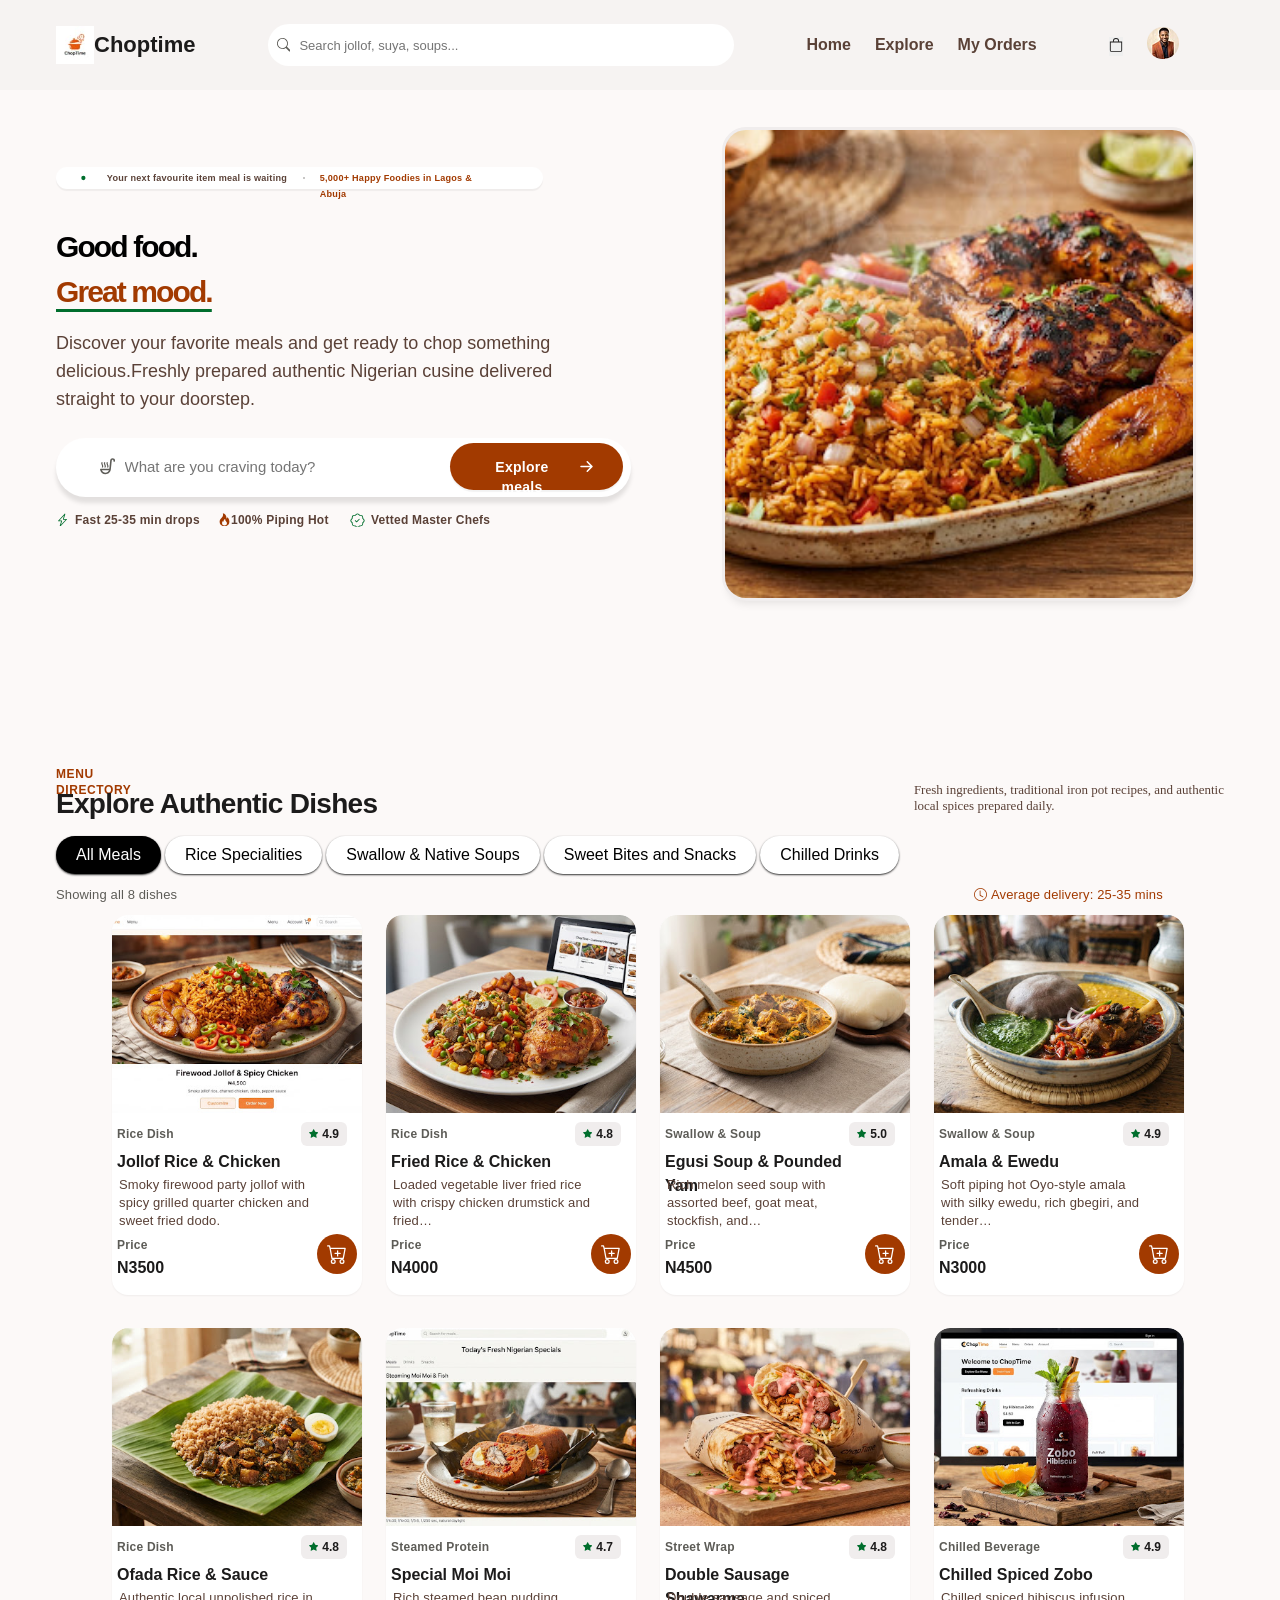
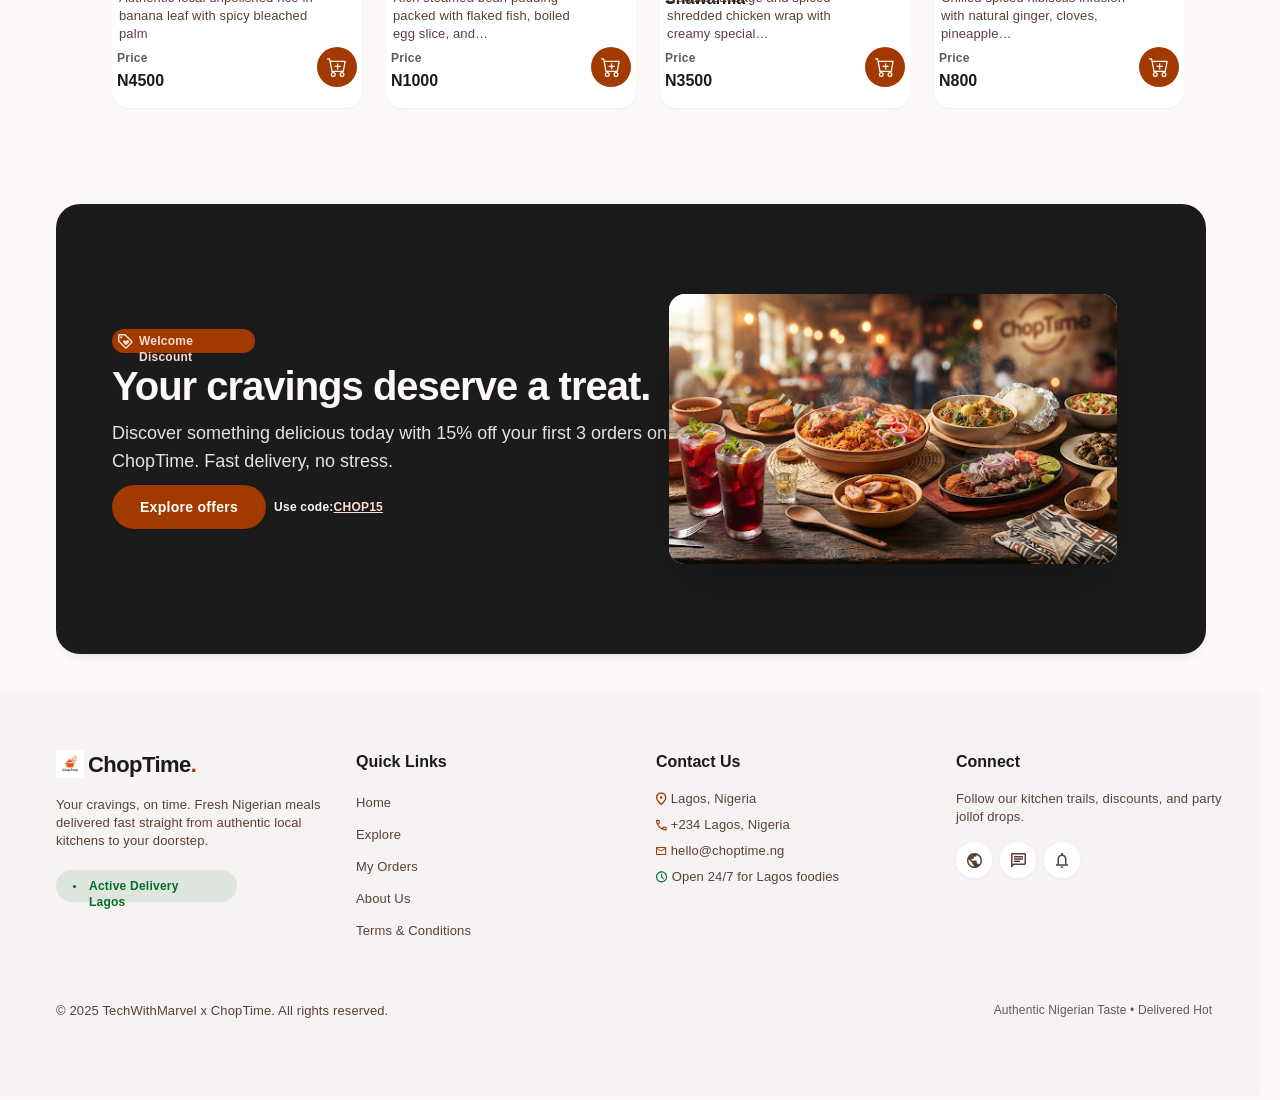
<file: index.html>
<!doctype html>
<html lang="en">
  <head>
    <meta charset="UTF-8" />
    <meta name="viewport" content="width=device-width, initial-scale=1.0" />
    <title>Choptime</title>
    <link rel="stylesheet" href="styles.css" />
  </head>

  <body>
    <!-- nav bar -->
    <nav>
      <div class="nav">
        <!-- logo -->
        <div class="headest">
          <img src="choptime-footer-logo.jpg" alt="Choptime logo" />
          <p class="logo">Choptime</p>
        </div>
        <div class="searchbar-wrapper">
          <!-- searchbar -->

          <svg
            class="search-icon"
            xmlns="
http://www.w3.org/2000/svg
"
            width="16"
            height="16"
            fill="currentColor"
            class="bi bi-search"
            viewBox="0 0 16 16"
          >
            <path
              d="M11.742 10.344a6.5 6.5 0 1 0-1.397 1.398h-.001q.044.06.098.115l3.85 3.85a1 1 0 0 0 1.415-1.414l-3.85-3.85a1 1 0 0 0-.115-.1zM12 6.5a5.5 5.5 0 1 1-11 0 5.5 5.5 0 0 1 11 0"
            />
          </svg>

          <input
            id="input1"
            type="text"
            placeholder="Search jollof, suya, soups..."
          />
        </div>
        <div>
          <!-- navlinks -->
          <div class="navlinks">
            <a href="#home">Home</a>
            <a href="#explore">Explore</a>
            <a href="#orders">My Orders</a>
          </div>
        </div>
        <!-- myaccount -->
        <div class="myaccount">
          <div class="icn-btn-cont">
            <!-- button used by user to open modal -->
            <button class="icn-btn" id="openBtn">
              <svg
                xmlns="
http://www.w3.org/2000/svg
"
                width="16"
                height="16"
                fill="currentColor"
                class="bi bi-bag"
                viewBox="0 0 16 16"
              >
                <path
                  d="M8 1a2.5 2.5 0 0 1 2.5 2.5V4h-5v-.5A2.5 2.5 0 0 1 8 1m3.5 3v-.5a3.5 3.5 0 1 0-7 0V4H1v10a2 2 0 0 0 2 2h10a2 2 0 0 0 2-2V4zM2 5h12v9a1 1 0 0 1-1 1H3a1 1 0 0 1-1-1z"
                />
              </svg>
            </button>
          </div>
          <div>
            <img src="Profile.png" alt="profile photo" />
          </div>
        </div>
      </div>
    </nav>

    <!-- chop tray modal -->
    <div class="choptrayModal" id="choptrayModal">
      <div class="cart-header">
        <div class="choptraynav">
          <div class="icn-container">
            <svg
              class="bag-icon"
              xmlns="
http://www.w3.org/2000/svg
"
              width="16"
              height="16"
              fill="currentColor"
              class="bi bi-bag"
              viewBox="0 0 16 16"
            >
              <path
                d="M8 1a2.5 2.5 0 0 1 2.5 2.5V4h-5v-.5A2.5 2.5 0 0 1 8 1m3.5 3v-.5a3.5 3.5 0 1 0-7 0V4H1v10a2 2 0 0 0 2 2h10a2 2 0 0 0 2-2V4zM2 5h12v9a1 1 0 0 1-1 1H3a1 1 0 0 1-1-1z"
              />
            </svg>
          </div>
          <h4>Your Chop Tray</h4>
          <button>2 Items</button>
        </div>
        <button id="closeBtn">
          <svg
            class="X"
            xmlns="http://www.w3.org/2000/svg"
            width="16"
            height="16"
            fill="currentColor"
            class="bi bi-x"
            viewBox="0 0 16 16"
          >
            <path
              d="M4.646 4.646a.5.5 0 0 1 .708 0L8 7.293l2.646-2.647a.5.5 0 0 1 .708.708L8.707 8l2.647 2.646a.5.5 0 0 1-.708.708L8 8.707l-2.646 2.647a.5.5 0 0 1-.708-.708L7.293 8 4.646 5.354a.5.5 0 0 1 0-.708"
            />
          </svg>
        </button>
      </div>
      <div class="cart-items">
        <div class="jollof-cont">
          <div class="jollof">
            <h5>Jollof Rice & Chicken</h5>
            <div class="pricing">
              <p>N3500 each</p>
              <svg
                xmlns="http://www.w3.org/2000/svg"
                width="16"
                height="16"
                fill="currentColor"
                class="bi bi-dot"
                viewBox="0 0 16 16"
              >
                <path d="M8 9.5a1.5 1.5 0 1 0 0-3 1.5 1.5 0 0 0 0 3" />
              </svg>
              <strong> N3500 </strong>
            </div>
          </div>
          <div class="options">
            <div class="optn1">
              <button class="btn1">-</button>
              <p>1</p>
              <button class="btn2">+</button>
            </div>
            <button class="optn2">
              <svg
                xmlns="http://www.w3.org/2000/svg"
                width="16"
                height="16"
                fill="currentColor"
                class="bi bi-trash"
                viewBox="0 0 16 16"
              >
                <path
                  d="M5.5 5.5A.5.5 0 0 1 6 6v6a.5.5 0 0 1-1 0V6a.5.5 0 0 1 .5-.5m2.5 0a.5.5 0 0 1 .5.5v6a.5.5 0 0 1-1 0V6a.5.5 0 0 1 .5-.5m3 .5a.5.5 0 0 0-1 0v6a.5.5 0 0 0 1 0z"
                />
                <path
                  d="M14.5 3a1 1 0 0 1-1 1H13v9a2 2 0 0 1-2 2H5a2 2 0 0 1-2-2V4h-.5a1 1 0 0 1-1-1V2a1 1 0 0 1 1-1H6a1 1 0 0 1 1-1h2a1 1 0 0 1 1 1h3.5a1 1 0 0 1 1 1zM4.118 4 4 4.059V13a1 1 0 0 0 1 1h6a1 1 0 0 0 1-1V4.059L11.882 4zM2.5 3h11V2h-11z"
                />
              </svg>
            </button>
          </div>
        </div>
        <hr />
        <div class="jollof-cont">
          <div class="jollof">
            <h5>Zobo</h5>
            <div class="pricing">
              <p>N800 each</p>
              <svg
                xmlns="http://www.w3.org/2000/svg"
                width="16"
                height="16"
                fill="currentColor"
                class="bi bi-dot"
                viewBox="0 0 16 16"
              >
                <path d="M8 9.5a1.5 1.5 0 1 0 0-3 1.5 1.5 0 0 0 0 3" />
              </svg>
              <strong>N800</strong>
            </div>
          </div>
          <div class="options">
            <div class="optn1">
              <button class="btn1">-</button>
              <p>1</p>
              <button class="btn2">+</button>
            </div>
            <button class="optn2">
              <svg
                xmlns="http://www.w3.org/2000/svg"
                width="16"
                height="16"
                fill="currentColor"
                class="bi bi-trash"
                viewBox="0 0 16 16"
              >
                <path
                  d="M5.5 5.5A.5.5 0 0 1 6 6v6a.5.5 0 0 1-1 0V6a.5.5 0 0 1 .5-.5m2.5 0a.5.5 0 0 1 .5.5v6a.5.5 0 0 1-1 0V6a.5.5 0 0 1 .5-.5m3 .5a.5.5 0 0 0-1 0v6a.5.5 0 0 0 1 0z"
                />
                <path
                  d="M14.5 3a1 1 0 0 1-1 1H13v9a2 2 0 0 1-2 2H5a2 2 0 0 1-2-2V4h-.5a1 1 0 0 1-1-1V2a1 1 0 0 1 1-1H6a1 1 0 0 1 1-1h2a1 1 0 0 1 1 1h3.5a1 1 0 0 1 1 1zM4.118 4 4 4.059V13a1 1 0 0 0 1 1h6a1 1 0 0 0 1-1V4.059L11.882 4zM2.5 3h11V2h-11z"
                />
              </svg>
            </button>
          </div>
        </div>
      </div>
      <div class="cart-footer">
        <div>
          <p class="subT">Subtotal <strong>N4300</strong></p>
          <p class="subT">DeliveryFee(Lagos Mainland) <span>N4300</span></p>
          <p class="subT">Service fee <span>N200</span></p>
        </div>
        <div class="grandT">
          <h5>Grand Total</h5>
          <h4>N5200</h4>
        </div>
        <!-- Modal Actions -->
        <div class="check-out">
          <button class="proceed">
            Proceed to Checkout
            <svg
              xmlns="http://www.w3.org/2000/svg"
              width="16"
              height="16"
              fill="currentColor"
              class="bi bi-check2-circle"
              viewBox="0 0 16 16"
            >
              <path
                d="M2.5 8a5.5 5.5 0 0 1 8.25-4.764.5.5 0 0 0 .5-.866A6.5 6.5 0 1 0 14.5 8a.5.5 0 0 0-1 0 5.5 5.5 0 1 1-11 0"
              />
              <path
                d="M15.354 3.354a.5.5 0 0 0-.708-.708L8 9.293 5.354 6.646a.5.5 0 1 0-.708.708l3 3a.5.5 0 0 0 .708 0z"
              />
            </svg>
          </button>
        </div>
        <button class="continue">Continue Shopping</button>
      </div>
    </div>
    <!-- hero section -->
    <section class="hero-section">
      <!-- hero container -->
      <div class="hero-cont">
        <!-- hero text and search-bar -->
        <div class="hero-text-search">
          <div class="badge">
            <svg
              class="green-dot"
              xmlns="http://www.w3.org/2000/svg"
              width="16"
              height="16"
              fill="currentColor"
              class="bi bi-dot"
              viewBox="0 0 16 16"
            >
              <path d="M8 9.5a1.5 1.5 0 1 0 0-3 1.5 1.5 0 0 0 0 3" />
            </svg>
            <p class="fav-text">Your next favourite item meal is waiting</p>
            <svg
              class="gray-dot"
              xmlns="http://www.w3.org/2000/svg"
              width="16"
              height="16"
              fill="currentColor"
              class="bi bi-dot"
              viewBox="0 0 16 16"
            >
              <path d="M8 9.5a1.5 1.5 0 1 0 0-3 1.5 1.5 0 0 0 0 3" />
            </svg>
            <p class="happy-text">5,000+ Happy Foodies in Lagos & Abuja</p>
          </div>
          <div class="heading">
            <h1>Good food.</h1>
            <h1 class="brown">Great mood.</h1>
          </div>
          <div class="hero-text">
            Discover your favorite meals and get ready to chop something
            delicious.Freshly prepared authentic Nigerian cusine delivered
            straight to your doorstep.
          </div>
          <div class="search-div">
            <div class="search-text">
              <svg
                width="16"
                height="17"
                viewBox="0 0 16 17"
                fill="none"
                xmlns="http://www.w3.org/2000/svg"
              >
                <path
                  d="M1.7621 9.58333C1.87321 9.44444 1.95654 9.27431 2.0121 9.07292C2.06765 8.87153 2.09543 8.625 2.09543 8.33333C2.09543 7.91667 1.95654 7.38889 1.67876 6.75C1.40099 6.11111 1.2621 5.63194 1.2621 5.3125C1.2621 5.14583 1.27946 4.97222 1.31418 4.79167C1.3489 4.61111 1.44265 4.40278 1.59543 4.16667H2.84543C2.69265 4.40278 2.5989 4.61111 2.56418 4.79167C2.52946 4.97222 2.5121 5.14583 2.5121 5.3125C2.5121 5.63194 2.65099 6.11111 2.92876 6.75C3.20654 7.38889 3.34543 7.91667 3.34543 8.33333C3.34543 8.625 3.31765 8.86458 3.2621 9.05208C3.20654 9.23958 3.12321 9.41667 3.0121 9.58333H1.7621ZM7.17876 9.58333C7.28987 9.44444 7.37321 9.27431 7.42876 9.07292C7.48432 8.87153 7.5121 8.625 7.5121 8.33333C7.5121 7.91667 7.37321 7.38889 7.09543 6.75C6.81765 6.11111 6.67876 5.63194 6.67876 5.3125C6.67876 5.14583 6.69612 4.97222 6.73085 4.79167C6.76557 4.61111 6.85932 4.40278 7.0121 4.16667H8.2621C8.10932 4.40278 8.01557 4.61111 7.98085 4.79167C7.94612 4.97222 7.92876 5.14583 7.92876 5.3125C7.92876 5.63194 8.06765 6.11111 8.34543 6.75C8.62321 7.38889 8.7621 7.91667 8.7621 8.33333C8.7621 8.625 8.73432 8.86458 8.67876 9.05208C8.62321 9.23958 8.53987 9.41667 8.42876 9.58333H7.17876ZM4.47043 9.58333C4.58154 9.44444 4.66487 9.27431 4.72043 9.07292C4.77599 8.87153 4.80376 8.625 4.80376 8.33333C4.80376 7.91667 4.66487 7.38889 4.3871 6.75C4.10932 6.11111 3.97043 5.63194 3.97043 5.3125C3.97043 5.14583 3.98779 4.97222 4.02251 4.79167C4.05724 4.61111 4.15099 4.40278 4.30376 4.16667H5.55376C5.40099 4.40278 5.30724 4.61111 5.27251 4.79167C5.23779 4.97222 5.22043 5.14583 5.22043 5.3125C5.22043 5.63194 5.35932 6.11111 5.6371 6.75C5.91487 7.38889 6.05376 7.91667 6.05376 8.33333C6.05376 8.625 6.02599 8.86458 5.97043 9.05208C5.91487 9.23958 5.83154 9.41667 5.72043 9.58333H4.47043ZM5.6371 16.6667C4.23432 16.6667 2.99821 16.1979 1.92876 15.2604C0.859319 14.3229 0.22043 13.1597 0.0120968 11.7708C-0.0295699 11.5208 0.0364023 11.3021 0.210013 11.1146C0.383625 10.9271 0.59543 10.8333 0.84543 10.8333H9.61626L10.5329 2.20833C10.6024 1.58333 10.8697 1.05903 11.335 0.635417C11.8003 0.211806 12.3593 0 13.0121 0C13.7065 0 14.2968 0.243056 14.7829 0.729167C15.269 1.21528 15.5121 1.80556 15.5121 2.5C15.5121 2.69444 15.4947 2.95139 15.46 3.27083C15.4253 3.59028 15.4079 3.75 15.4079 3.75L13.7621 3.54167C13.7621 3.54167 13.776 3.39931 13.8038 3.11458C13.8315 2.82986 13.8454 2.625 13.8454 2.5C13.8454 2.26389 13.7656 2.06597 13.6058 1.90625C13.4461 1.74653 13.2482 1.66667 13.0121 1.66667C12.7899 1.66667 12.6024 1.73958 12.4496 1.88542C12.2968 2.03125 12.2065 2.20833 12.1788 2.41667L11.2204 11.4792C11.0677 12.9514 10.4635 14.184 9.40793 15.1771C8.35238 16.1701 7.09543 16.6667 5.6371 16.6667ZM5.6371 15C6.45654 15 7.19265 14.7708 7.84543 14.3125C8.49821 13.8542 8.97043 13.25 9.2621 12.5H1.9496C2.26904 13.25 2.75862 13.8542 3.41835 14.3125C4.07807 14.7708 4.81765 15 5.6371 15Z"
                  fill="#5D5C57"
                />
              </svg>

              <input
                id="input2"
                type="text"
                placeholder="What are you craving today?"
              />
            </div>
            <div class="explore-btn">
              <a href="#explore"> Explore meals </a>
              <svg
                xmlns="http://www.w3.org/2000/svg"
                width="16"
                height="16"
                fill="currentColor"
                class="bi bi-arrow-right-short"
                viewBox="0 0 16 16"
              >
                <path
                  fill-rule="evenodd"
                  d="M4 8a.5.5 0 0 1 .5-.5h5.793L8.146 5.354a.5.5 0 1 1 .708-.708l3 3a.5.5 0 0 1 0 .708l-3 3a.5.5 0 0 1-.708-.708L10.293 8.5H4.5A.5.5 0 0 1 4 8"
                />
              </svg>
            </div>
          </div>
          <div class="trust-badges">
            <div class="badges">
              <svg
                class="fast"
                xmlns="http://www.w3.org/2000/svg"
                width="16"
                height="16"
                fill="currentColor"
                class="bi bi-lightning-charge"
                viewBox="0 0 16 16"
              >
                <path
                  d="M11.251.068a.5.5 0 0 1 .227.58L9.677 6.5H13a.5.5 0 0 1 .364.843l-8 8.5a.5.5 0 0 1-.842-.49L6.323 9.5H3a.5.5 0 0 1-.364-.843l8-8.5a.5.5 0 0 1 .615-.09zM4.157 8.5H7a.5.5 0 0 1 .478.647L6.11 13.59l5.732-6.09H9a.5.5 0 0 1-.478-.647L9.89 2.41z"
                />
              </svg>
              <p class="fast-text">Fast 25-35 min drops</p>
            </div>
            <div class="badges2">
              <svg
                class="hot"
                xmlns="http://www.w3.org/2000/svg"
                width="16"
                height="16"
                fill="currentColor"
                class="bi bi-fire"
                viewBox="0 0 16 16"
              >
                <path
                  d="M8 16c3.314 0 6-2 6-5.5 0-1.5-.5-4-2.5-6 .25 1.5-1.25 2-1.25 2C11 4 9 .5 6 0c.357 2 .5 4-2 6-1.25 1-2 2.729-2 4.5C2 14 4.686 16 8 16m0-1c-1.657 0-3-1-3-2.75 0-.75.25-2 1.25-3C6.125 10 7 10.5 7 10.5c-.375-1.25.5-3.25 2-3.5-.179 1-.25 2 1 3 .625.5 1 1.364 1 2.25C11 14 9.657 15 8 15"
                />
              </svg>
              <p class="hot-text">100% Piping Hot</p>
            </div>
            <div class="badges">
              <svg
                class="vet"
                xmlns="http://www.w3.org/2000/svg"
                width="16"
                height="16"
                fill="currentColor"
                class="bi bi-patch-check"
                viewBox="0 0 16 16"
              >
                <path
                  fill-rule="evenodd"
                  d="M10.354 6.146a.5.5 0 0 1 0 .708l-3 3a.5.5 0 0 1-.708 0l-1.5-1.5a.5.5 0 1 1 .708-.708L7 8.793l2.646-2.647a.5.5 0 0 1 .708 0"
                />
                <path
                  d="m10.273 2.513-.921-.944.715-.698.622.637.89-.011a2.89 2.89 0 0 1 2.924 2.924l-.01.89.636.622a2.89 2.89 0 0 1 0 4.134l-.637.622.011.89a2.89 2.89 0 0 1-2.924 2.924l-.89-.01-.622.636a2.89 2.89 0 0 1-4.134 0l-.622-.637-.89.011a2.89 2.89 0 0 1-2.924-2.924l.01-.89-.636-.622a2.89 2.89 0 0 1 0-4.134l.637-.622-.011-.89a2.89 2.89 0 0 1 2.924-2.924l.89.01.622-.636a2.89 2.89 0 0 1 4.134 0l-.715.698a1.89 1.89 0 0 0-2.704 0l-.92.944-1.32-.016a1.89 1.89 0 0 0-1.911 1.912l.016 1.318-.944.921a1.89 1.89 0 0 0 0 2.704l.944.92-.016 1.32a1.89 1.89 0 0 0 1.912 1.911l1.318-.016.921.944a1.89 1.89 0 0 0 2.704 0l.92-.944 1.32.016a1.89 1.89 0 0 0 1.911-1.912l-.016-1.318.944-.921a1.89 1.89 0 0 0 0-2.704l-.944-.92.016-1.32a1.89 1.89 0 0 0-1.912-1.911z"
                />
              </svg>
              <p class="vet-text">Vetted Master Chefs</p>
            </div>
          </div>
        </div>
        <!-- hero image -->
        <div class="hero-img">
          <img
            src="jollof-rice.jpg"
            alt="jollof rice picture"
            class="hero-image"
          />
        </div>
      </div>
    </section>
    <!-- menu directory -->

    <section class="menu-dir">
      <div class="menu-header">
        <div class="menu-heading">
          <h5>MENU DIRECTORY</h5>
          <h2>Explore Authentic Dishes</h2>
        </div>
        <p>
          Fresh ingredients, traditional iron pot recipes, and authentic <br />
          local spices prepared daily.
        </p>
      </div>
      <!-- tabs -->
      <div class="menu-tabs">
        <div class="tab active" data-tab="all">All Meals</div>
        <div class="tab" data-tab="rice">Rice Specialities</div>
        <div class="tab" data-tab="soup">Swallow & Native Soups</div>
        <div class="tab" data-tab="snacks">Sweet Bites and Snacks</div>
        <div class="tab" data-tab="drinks">Chilled Drinks</div>
      </div>
      <div class="menu-info">
        <p class="dish-count">Showing all 8 dishes</p>
        <div class="delivery-time">
          <svg
            xmlns="http://www.w3.org/2000/svg"
            width="16"
            height="16"
            fill="currentColor"
            class="bi bi-clock"
            viewBox="0 0 16 16"
          >
            <path
              d="M8 3.5a.5.5 0 0 0-1 0V9a.5.5 0 0 0 .252.434l3.5 2a.5.5 0 0 0 .496-.868L8 8.71z"
            />
            <path
              d="M8 16A8 8 0 1 0 8 0a8 8 0 0 0 0 16m7-8A7 7 0 1 1 1 8a7 7 0 0 1 14 0"
            />
          </svg>
          <p>Average delivery: 25-35 mins</p>
        </div>
      </div>
      <!-- content -->
      <div class="content">
        <div class="mealsGrid" id="mealsGrid"></div>
      </div>
    </section>
    <section class="explore" id="explore">
      <div class="explore-cont">
        <div class="explore-text">
          <div class="explore-discount">
            <svg
              width="12"
              height="12"
              viewBox="0 0 12 12"
              fill="none"
              xmlns="http://www.w3.org/2000/svg"
            >
              <path
                d="M6.41667 9.04167L8.45833 7C8.56528 6.89306 8.65035 6.76667 8.71354 6.62083C8.77674 6.475 8.80833 6.31944 8.80833 6.15417C8.80833 5.82361 8.69167 5.54167 8.45833 5.30833C8.225 5.075 7.94306 4.95833 7.6125 4.95833C7.42778 4.95833 7.24549 5.01181 7.06563 5.11875C6.88576 5.22569 6.66944 5.40556 6.41667 5.65833C6.125 5.38611 5.89653 5.20139 5.73125 5.10417C5.56597 5.00694 5.39583 4.95833 5.22083 4.95833C4.89028 4.95833 4.60833 5.075 4.375 5.30833C4.14167 5.54167 4.025 5.82361 4.025 6.15417C4.025 6.31944 4.0566 6.475 4.11979 6.62083C4.18299 6.76667 4.26806 6.89306 4.375 7L6.41667 9.04167V9.04167M11.3167 7.14583L7.14583 11.3167C7.02917 11.4333 6.89792 11.5208 6.75208 11.5792C6.60625 11.6375 6.46042 11.6667 6.31458 11.6667C6.16875 11.6667 6.02292 11.6375 5.87708 11.5792C5.73125 11.5208 5.6 11.4333 5.48333 11.3167L0.335417 6.16875C0.228472 6.06181 0.145833 5.93785 0.0875 5.79688C0.0291667 5.6559 0 5.50764 0 5.35208V1.16667C0 0.845833 0.114236 0.571181 0.342708 0.342708C0.571181 0.114236 0.845833 0 1.16667 0H5.35208C5.50764 0 5.65833 0.0315972 5.80417 0.0947917C5.95 0.157986 6.07639 0.243056 6.18333 0.35L11.3167 5.49792C11.4333 5.61458 11.5184 5.74583 11.5719 5.89167C11.6253 6.0375 11.6521 6.18333 11.6521 6.32917C11.6521 6.475 11.6253 6.6184 11.5719 6.75938C11.5184 6.90035 11.4333 7.02917 11.3167 7.14583V7.14583M6.31458 10.5L10.4854 6.32917V6.32917V6.32917L5.3375 1.16667H1.16667V1.16667V1.16667V5.3375V5.3375V5.3375L6.31458 10.5V10.5V10.5V10.5M2.625 3.5C2.86806 3.5 3.07465 3.41493 3.24479 3.24479C3.41493 3.07465 3.5 2.86806 3.5 2.625C3.5 2.38194 3.41493 2.17535 3.24479 2.00521C3.07465 1.83507 2.86806 1.75 2.625 1.75C2.38194 1.75 2.17535 1.83507 2.00521 2.00521C1.83507 2.17535 1.75 2.38194 1.75 2.625C1.75 2.86806 1.83507 3.07465 2.00521 3.24479C2.17535 3.41493 2.38194 3.5 2.625 3.5V3.5M5.83333 5.83333V5.83333V5.83333V5.83333V5.83333V5.83333V5.83333V5.83333V5.83333V5.83333V5.83333V5.83333V5.83333V5.83333V5.83333"
                fill="#FFDBCE"
              />
            </svg>
            <p>Welcome Discount</p>
          </div>
          <h2>Your cravings deserve a treat.</h2>
          <p class="explore-texts">
            Discover something delicious today with 15% off your first 3 orders
            on ChopTime. Fast delivery, no stress.
          </p>
          <div class="explore-btns">
            <button>Explore offers</button>
            <p>Use code: <span>CHOP15</span></p>
          </div>
        </div>
        <div class="explore-img">
          <img
            class="explore-image"
            src="discount-img.jpg"
            alt="egusi soup picture"
          />
        </div>
      </div>
    </section>

    <footer>
      <div class="footer">
        <div class="footer-top">
          <div class="footer-section1">
            <div class="footer-chop">
              <img src="choptime-footer-logo.jpg" alt="Choptime logo" />
              <h4>ChopTime<span>.</span></h4>
            </div>
            <p>
              Your cravings, on time. Fresh Nigerian meals delivered fast
              straight from authentic local kitchens to your doorstep.
            </p>
            <div class="footer-active">
              <svg
                class="green-dot2"
                xmlns="http://www.w3.org/2000/svg"
                width="16"
                height="16"
                fill="currentColor"
                class="bi bi-dot"
                viewBox="0 0 16 16"
              >
                <path d="M8 9.5a1.5 1.5 0 1 0 0-3 1.5 1.5 0 0 0 0 3" />
              </svg>
              <p>Active Delivery Lagos</p>
            </div>
          </div>
          <div class="footer-section2">
            <h4 class="footer-h4s">Quick Links</h4>
            <div class="footer-links">
              <a href="#home">Home</a>
              <a href="#explore">Explore</a>
              <a href="#orders">My Orders</a>
              <a href="#about">About Us</a>
              <a href="#terms">Terms & Conditions</a>
            </div>
          </div>
          <div class="footer-section3">
            <h4 class="footer-h4s">Contact Us</h4>
            <div class="contacts">
              <div class="cntcts">
                <svg
                  class="cntcts-icn"
                  width="11"
                  height="14"
                  viewBox="0 0 11 14"
                  fill="none"
                  xmlns="http://www.w3.org/2000/svg"
                >
                  <path
                    d="M5.33333 6.66667C5.7 6.66667 6.01389 6.53611 6.275 6.275C6.53611 6.01389 6.66667 5.7 6.66667 5.33333C6.66667 4.96667 6.53611 4.65278 6.275 4.39167C6.01389 4.13056 5.7 4 5.33333 4C4.96667 4 4.65278 4.13056 4.39167 4.39167C4.13056 4.65278 4 4.96667 4 5.33333C4 5.7 4.13056 6.01389 4.39167 6.275C4.65278 6.53611 4.96667 6.66667 5.33333 6.66667V6.66667M5.33333 11.5667C6.68889 10.3222 7.69444 9.19167 8.35 8.175C9.00556 7.15833 9.33333 6.25556 9.33333 5.46667C9.33333 4.25556 8.94722 3.26389 8.175 2.49167C7.40278 1.71944 6.45556 1.33333 5.33333 1.33333C4.21111 1.33333 3.26389 1.71944 2.49167 2.49167C1.71944 3.26389 1.33333 4.25556 1.33333 5.46667C1.33333 6.25556 1.66111 7.15833 2.31667 8.175C2.97222 9.19167 3.97778 10.3222 5.33333 11.5667V11.5667M5.33333 13.3333C3.54444 11.8111 2.20833 10.3972 1.325 9.09167C0.441667 7.78611 0 6.57778 0 5.46667C0 3.8 0.536111 2.47222 1.60833 1.48333C2.68056 0.494444 3.92222 0 5.33333 0C6.74444 0 7.98611 0.494444 9.05833 1.48333C10.1306 2.47222 10.6667 3.8 10.6667 5.46667C10.6667 6.57778 10.225 7.78611 9.34167 9.09167C8.45833 10.3972 7.12222 11.8111 5.33333 13.3333V13.3333M5.33333 5.33333V5.33333V5.33333V5.33333V5.33333V5.33333V5.33333V5.33333V5.33333V5.33333"
                    fill="#A23A00"
                  />
                </svg>
                <p>Lagos, Nigeria</p>
              </div>
              <div class="cntcts">
                <svg
                  class="cntcts-icn"
                  width="12"
                  height="12"
                  viewBox="0 0 12 12"
                  fill="none"
                  xmlns="http://www.w3.org/2000/svg"
                >
                  <path
                    d="M11.3 12C9.91111 12 8.53889 11.6972 7.18333 11.0917C5.82778 10.4861 4.59444 9.62778 3.48333 8.51667C2.37222 7.40556 1.51389 6.17222 0.908333 4.81667C0.302778 3.46111 0 2.08889 0 0.7C0 0.5 0.0666667 0.333333 0.2 0.2C0.333333 0.0666667 0.5 0 0.7 0H3.4C3.55556 0 3.69444 0.0527778 3.81667 0.158333C3.93889 0.263889 4.01111 0.388889 4.03333 0.533333L4.46667 2.86667C4.48889 3.04444 4.48333 3.19444 4.45 3.31667C4.41667 3.43889 4.35556 3.54444 4.26667 3.63333L2.65 5.26667C2.87222 5.67778 3.13611 6.075 3.44167 6.45833C3.74722 6.84167 4.08333 7.21111 4.45 7.56667C4.79444 7.91111 5.15556 8.23056 5.53333 8.525C5.91111 8.81944 6.31111 9.08889 6.73333 9.33333L8.3 7.76667C8.4 7.66667 8.53056 7.59167 8.69167 7.54167C8.85278 7.49167 9.01111 7.47778 9.16667 7.5L11.4667 7.96667C11.6222 8.01111 11.75 8.09167 11.85 8.20833C11.95 8.325 12 8.45556 12 8.6V11.3C12 11.5 11.9333 11.6667 11.8 11.8C11.6667 11.9333 11.5 12 11.3 12V12M2.01667 4L3.11667 2.9V2.9V2.9L2.83333 1.33333V1.33333V1.33333H1.35V1.33333V1.33333C1.40556 1.78889 1.48333 2.23889 1.58333 2.68333C1.68333 3.12778 1.82778 3.56667 2.01667 4V4M7.98333 9.96667C8.41667 10.1556 8.85833 10.3056 9.30833 10.4167C9.75833 10.5278 10.2111 10.6 10.6667 10.6333V10.6333V10.6333V9.16667V9.16667V9.16667L9.1 8.85V8.85V8.85L7.98333 9.96667V9.96667M2.01667 4V4V4V4V4V4V4V4V4V4V4V4V4M7.98333 9.96667V9.96667V9.96667V9.96667V9.96667V9.96667V9.96667V9.96667V9.96667V9.96667V9.96667V9.96667V9.96667"
                    fill="#A23A00"
                  />
                </svg>
                <p>+234 Lagos, Nigeria</p>
              </div>
              <div class="cntcts">
                <svg
                  class="cntcts-icn"
                  width="14"
                  height="11"
                  viewBox="0 0 14 11"
                  fill="none"
                  xmlns="http://www.w3.org/2000/svg"
                >
                  <path
                    d="M1.33333 10.6667C0.966667 10.6667 0.652778 10.5361 0.391667 10.275C0.130556 10.0139 0 9.7 0 9.33333V1.33333C0 0.966667 0.130556 0.652778 0.391667 0.391667C0.652778 0.130556 0.966667 0 1.33333 0H12C12.3667 0 12.6806 0.130556 12.9417 0.391667C13.2028 0.652778 13.3333 0.966667 13.3333 1.33333V9.33333C13.3333 9.7 13.2028 10.0139 12.9417 10.275C12.6806 10.5361 12.3667 10.6667 12 10.6667H1.33333V10.6667M6.66667 6L1.33333 2.66667V9.33333V9.33333V9.33333H12V9.33333V9.33333V2.66667L6.66667 6V6M6.66667 4.66667L12 1.33333H1.33333L6.66667 4.66667V4.66667M1.33333 2.66667V1.33333V1.33333V2.66667V9.33333V9.33333V9.33333V9.33333V9.33333V9.33333V2.66667V2.66667"
                    fill="#A23A00"
                  />
                </svg>
                <p>hello@choptime.ng</p>
              </div>
              <div class="cntcts">
                <svg
                  class="cntcts-icn2"
                  width="14"
                  height="14"
                  viewBox="0 0 14 14"
                  fill="none"
                  xmlns="http://www.w3.org/2000/svg"
                >
                  <path
                    d="M8.86667 9.8L9.8 8.86667L7.33333 6.4V3.33333H6V6.93333L8.86667 9.8V9.8M6.66667 13.3333C5.74444 13.3333 4.87778 13.1583 4.06667 12.8083C3.25556 12.4583 2.55 11.9833 1.95 11.3833C1.35 10.7833 0.875 10.0778 0.525 9.26667C0.175 8.45555 0 7.58889 0 6.66667C0 5.74444 0.175 4.87778 0.525 4.06667C0.875 3.25556 1.35 2.55 1.95 1.95C2.55 1.35 3.25556 0.875 4.06667 0.525C4.87778 0.175 5.74444 0 6.66667 0C7.58889 0 8.45555 0.175 9.26667 0.525C10.0778 0.875 10.7833 1.35 11.3833 1.95C11.9833 2.55 12.4583 3.25556 12.8083 4.06667C13.1583 4.87778 13.3333 5.74444 13.3333 6.66667C13.3333 7.58889 13.1583 8.45555 12.8083 9.26667C12.4583 10.0778 11.9833 10.7833 11.3833 11.3833C10.7833 11.9833 10.0778 12.4583 9.26667 12.8083C8.45555 13.1583 7.58889 13.3333 6.66667 13.3333V13.3333M6.66667 6.66667V6.66667V6.66667V6.66667V6.66667V6.66667V6.66667V6.66667V6.66667V6.66667M6.66667 12C8.14444 12 9.40278 11.4806 10.4417 10.4417C11.4806 9.40278 12 8.14444 12 6.66667C12 5.18889 11.4806 3.93056 10.4417 2.89167C9.40278 1.85278 8.14444 1.33333 6.66667 1.33333C5.18889 1.33333 3.93056 1.85278 2.89167 2.89167C1.85278 3.93056 1.33333 5.18889 1.33333 6.66667C1.33333 8.14444 1.85278 9.40278 2.89167 10.4417C3.93056 11.4806 5.18889 12 6.66667 12V12"
                    fill="#006E2D"
                  />
                </svg>
                <p>Open 24/7 for Lagos foodies</p>
              </div>
            </div>
          </div>
          <div class="footer-section4">
            <h4 class="footer-h4s">Connect</h4>
            <p>Follow our kitchen trails, discounts, and party jollof drops.</p>
            <div class="link-icons">
              <div class="link-icon">
                <svg
                  class="link-icn"
                  width="15"
                  height="15"
                  viewBox="0 0 15 15"
                  fill="none"
                  xmlns="http://www.w3.org/2000/svg"
                >
                  <path
                    d="M7.5 15C6.4625 15 5.4875 14.8031 4.575 14.4094C3.6625 14.0156 2.86875 13.4812 2.19375 12.8062C1.51875 12.1312 0.984375 11.3375 0.590625 10.425C0.196875 9.5125 0 8.5375 0 7.5C0 6.4625 0.196875 5.4875 0.590625 4.575C0.984375 3.6625 1.51875 2.86875 2.19375 2.19375C2.86875 1.51875 3.6625 0.984375 4.575 0.590625C5.4875 0.196875 6.4625 0 7.5 0C8.5375 0 9.5125 0.196875 10.425 0.590625C11.3375 0.984375 12.1312 1.51875 12.8062 2.19375C13.4812 2.86875 14.0156 3.6625 14.4094 4.575C14.8031 5.4875 15 6.4625 15 7.5C15 8.5375 14.8031 9.5125 14.4094 10.425C14.0156 11.3375 13.4812 12.1312 12.8062 12.8062C12.1312 13.4812 11.3375 14.0156 10.425 14.4094C9.5125 14.8031 8.5375 15 7.5 15V15M6.75 13.4625V12C6.3375 12 5.98438 11.8531 5.69063 11.5594C5.39688 11.2656 5.25 10.9125 5.25 10.5V9.75L1.65 6.15C1.6125 6.375 1.57812 6.6 1.54688 6.825C1.51562 7.05 1.5 7.275 1.5 7.5C1.5 9.0125 1.99687 10.3375 2.99062 11.475C3.98438 12.6125 5.2375 13.275 6.75 13.4625V13.4625M11.925 11.55C12.4375 10.9875 12.8281 10.3594 13.0969 9.66562C13.3656 8.97187 13.5 8.25 13.5 7.5C13.5 6.275 13.1594 5.15625 12.4781 4.14375C11.7969 3.13125 10.8875 2.4 9.75 1.95V2.25C9.75 2.6625 9.60312 3.01562 9.30937 3.30938C9.01562 3.60313 8.6625 3.75 8.25 3.75H6.75V5.25C6.75 5.4625 6.67813 5.64062 6.53438 5.78438C6.39062 5.92813 6.2125 6 6 6H4.5V7.5H9C9.2125 7.5 9.39062 7.57187 9.53438 7.71562C9.67813 7.85938 9.75 8.0375 9.75 8.25V10.5H10.5C10.825 10.5 11.1188 10.5969 11.3813 10.7906C11.6438 10.9844 11.825 11.2375 11.925 11.55V11.55"
                    fill="#5A4137"
                  />
                </svg>
              </div>
              <div class="link-icon">
                <svg
                  class="link-icn"
                  width="15"
                  height="15"
                  viewBox="0 0 15 15"
                  fill="none"
                  xmlns="http://www.w3.org/2000/svg"
                >
                  <path
                    d="M3 9H9V7.5H3V9V9M3 6.75H12V5.25H3V6.75V6.75M3 4.5H12V3H3V4.5V4.5M0 15V1.5C0 1.0875 0.146875 0.734375 0.440625 0.440625C0.734375 0.146875 1.0875 0 1.5 0H13.5C13.9125 0 14.2656 0.146875 14.5594 0.440625C14.8531 0.734375 15 1.0875 15 1.5V10.5C15 10.9125 14.8531 11.2656 14.5594 11.5594C14.2656 11.8531 13.9125 12 13.5 12H3L0 15V15M2.3625 10.5H13.5V10.5V10.5V1.5V1.5V1.5H1.5V1.5V1.5V11.3438L2.3625 10.5V10.5M1.5 10.5V10.5V1.5V1.5V1.5V1.5V1.5V1.5V10.5V10.5V10.5V10.5V10.5"
                    fill="#5A4137"
                  />
                </svg>
              </div>
              <div class="link-icon">
                <svg
                  class="link-icn"
                  width="12"
                  height="15"
                  viewBox="0 0 12 15"
                  fill="none"
                  xmlns="http://www.w3.org/2000/svg"
                >
                  <path
                    d="M0 12.75V11.25H1.5V6C1.5 4.9625 1.8125 4.04063 2.4375 3.23438C3.0625 2.42812 3.875 1.9 4.875 1.65V1.125C4.875 0.8125 4.98438 0.546875 5.20312 0.328125C5.42188 0.109375 5.6875 0 6 0C6.3125 0 6.57812 0.109375 6.79688 0.328125C7.01562 0.546875 7.125 0.8125 7.125 1.125V1.65C8.125 1.9 8.9375 2.42812 9.5625 3.23438C10.1875 4.04063 10.5 4.9625 10.5 6V11.25H12V12.75H0V12.75M6 7.125V7.125V7.125V7.125V7.125V7.125V7.125V7.125V7.125M6 15C5.5875 15 5.23438 14.8531 4.94063 14.5594C4.64688 14.2656 4.5 13.9125 4.5 13.5H7.5C7.5 13.9125 7.35312 14.2656 7.05937 14.5594C6.76562 14.8531 6.4125 15 6 15V15M3 11.25H9V6C9 5.175 8.70625 4.46875 8.11875 3.88125C7.53125 3.29375 6.825 3 6 3C5.175 3 4.46875 3.29375 3.88125 3.88125C3.29375 4.46875 3 5.175 3 6V11.25V11.25"
                    fill="#5A4137"
                  />
                </svg>
              </div>
            </div>
          </div>
        </div>
        <div class="footer-bottom">
          <p>© 2025 TechWithMarvel x ChopTime. All rights reserved.</p>
          <span>Authentic Nigerian Taste • Delivered Hot</span>
        </div>
      </div>
    </footer>
    <script>
      const meals = [
        {
          id: 1,
          name: "Jollof Rice & Chicken",
          category: "rice",
          price: "N3500",
          rating: 4.9,
          type: "Rice Dish",
          description:
            "Smoky firewood party jollof with spicy grilled quarter chicken and sweet fried dodo.",
          image: "card-img1.jpg",
          popular: true,
          cookingTime: "25-35 mins",
        },
        {
          id: 2,
          name: "Fried Rice & Chicken",
          category: "rice",
          price: "N4000",
          rating: 4.8,
          type: "Rice Dish",
          description:
            "Loaded vegetable liver fried rice with crispy chicken drumstick and fried…",
          image: "card-img2.jpg",
          popular: true,
          cookingTime: "25-30 mins",
        },
        {
          id: 3,
          name: "Egusi Soup & Pounded Yam",
          category: "soup",
          price: "N4500",
          rating: "5.0",
          type: "Swallow & Soup",
          description:
            "Rich melon seed soup with assorted beef, goat meat, stockfish, and…",
          image: "card-img3.jpg",
          popular: true,
          cookingTime: "30-40 mins",
        },
        {
          id: 4,
          name: "Amala & Ewedu",
          category: "soup",
          price: "N3000",
          rating: 4.9,
          type: "Swallow & Soup",
          description:
            "Soft piping hot Oyo-style amala with silky ewedu, rich gbegiri, and tender…",
          image: "card-img4.jpg",
          popular: true,
          cookingTime: "20-30 mins",
        },
        {
          id: 5,
          name: "Ofada Rice & Sauce",
          category: "rice",
          price: "N4500",
          rating: 4.8,
          type: "Rice Dish",
          description:
            "Authentic local unpolished rice in banana leaf with spicy bleached palm",
          image: "card-img5.jpg",
          popular: true,
          cookingTime: "25-35 mins",
        },
        {
          id: 6,
          name: "Special Moi Moi",
          category: "snacks",
          price: "N1000",
          rating: 4.7,
          type: "Steamed Protein",
          description:
            "Rich steamed bean pudding packed with flaked fish, boiled egg slice, and…",
          image: "card-img6.jpg",
          popular: true,
          cookingTime: "15-20 mins",
        },
        {
          id: 7,
          name: "Double Sausage Shawarma",
          category: "snacks",
          price: "N3500",
          rating: 4.8,
          type: "Street Wrap",
          description:
            "Double sausage and spiced shredded chicken wrap with creamy special…",
          image: "card-img7.jpg",
          popular: true,
          cookingTime: "15-25 mins",
        },
        {
          id: 8,
          name: "Chilled Spiced Zobo",
          category: "drinks",
          price: "N800",
          rating: 4.9,
          type: "Chilled Beverage",
          description:
            "Chilled spiced hibiscus infusion with natural ginger, cloves, pineapple…",
          image: "card-img8.jpg",
          popular: true,
          cookingTime: "5-10 mins",
        },
      ];

      // query selector-to find html on page
      const openModal = document.querySelector("#openBtn");
      const closeModal = document.querySelector("#closeBtn");
      // adds class name show
      openBtn.addEventListener("click", function () {
        choptrayModal.classList.add("show");
      });
      // removes class name show
      closeBtn.addEventListener("click", function () {
        choptrayModal.classList.remove("show");
      });

      // query selector - select element
      // query selector all - select group

      // step 1 find all tabs
      const tabs = document.querySelectorAll(".tab");
      // step 2 find all content
      const contents = document.querySelectorAll(".content");
      // step 3 loop through each tab
      // foreach tab selected, lets do something
      tabs.forEach(function (tab) {
        // step 4 listen for a click event
        tab.addEventListener("click", function (event) {
          // step 5 find out what was cicked
          const tab = event.currentTarget.dataset.tab;

          tabs.forEach(function (tab) {
            tab.classList.remove("active");
          });

          event.currentTarget.classList.add("active");
          // clear previous meal cards
          mealsGrid.innerHTML = "";

          // show the correct meal cards

          if (tab === "all") {
            meals.forEach(function (meal) {
              mealsGrid.innerHTML += createMealCard(meal);
            });
          } else {
            const mealSwitch = meals.filter(function (meal) {
              return meal.category === tab;
            });
            mealSwitch.forEach(function (meal) {
              mealsGrid.innerHTML += createMealCard(meal);
            });
          }
        });
      });

      // menu grid
      const mealsGrid = document.querySelector("#mealsGrid");
      function createMealCard({
        id,
        name,
        category,
        price,
        rating,
        type,
        description,
        image,
        popular,
        cookingTime,
      }) {
        return `
        <div class="meal">
            <div class="meal-img">
              <img src=${image} class="meal-image" alt="Jollof Rice and Chicken" />
            </div>
            <div class="meal-details">
              <div class="meal-info">
                <p class="meal-type">${type}</p>
                <div class="meal-rating">
                  <svg 
                    xmlns="http://www.w3.org/2000/svg"
                    width="16"
                    height="16"
                    fill="currentColor"
                    class="bi bi-star-fill"
                    viewBox="0 0 16 16"
                  >
                    <path
                      d="M3.612 15.443c-.386.198-.824-.149-.746-.592l.83-4.73L.173 6.765c-.329-.314-.158-.888.283-.95l4.898-.696L7.538.792c.197-.39.73-.39.927 0l2.184 4.327 4.898.696c.441.062.612.636.282.95l-3.522 3.356.83 4.73c.078.443-.36.79-.746.592L8 13.187l-4.389 2.256z"
                    />
                  </svg>
                  <p>${rating}</p>
                </div>
              </div>
              <h4>${name}</h4>
              <p class="meal-description">
               ${description}
              </p>
              <div class="meal-price">
                <div class="meal-prices">
                 <p>Price</p>
                 <h4>${price}</h4>
                </div>
               <button> <svg
                  xmlns="http://www.w3.org/2000/svg"
                  width="16"
                  height="16"
                  fill="currentColor"
                  class="bi bi-cart-plus"
                  viewBox="0 0 16 16"
                >
                  <path
                    d="M9 5.5a.5.5 0 0 0-1 0V7H6.5a.5.5 0 0 0 0 1H8v1.5a.5.5 0 0 0 1 0V8h1.5a.5.5 0 0 0 0-1H9z"
                  />
                  <path
                    d="M.5 1a.5.5 0 0 0 0 1h1.11l.401 1.607 1.498 7.985A.5.5 0 0 0 4 12h1a2 2 0 1 0 0 4 2 2 0 0 0 0-4h7a2 2 0 1 0 0 4 2 2 0 0 0 0-4h1a.5.5 0 0 0 .491-.408l1.5-8A.5.5 0 0 0 14.5 3H2.89l-.405-1.621A.5.5 0 0 0 2 1zm3.915 10L3.102 4h10.796l-1.313 7zM6 14a1 1 0 1 1-2 0 1 1 0 0 1 2 0m7 0a1 1 0 1 1-2 0 1 1 0 0 1 2 0"
                  />
                </svg> </button>
              </div>
            </div>
          </div>`;
      }

      meals.forEach(function (meal) {
        mealsGrid.innerHTML += createMealCard(meal);
      });
    </script>
  </body>
</html>
</file>
<file: styles.css>
* {
  margin: 0;
  padding: 0;
}
html {
  scroll-behavior: smooth; 
} 

body {max-width: 1800px;
  background-color: #fcf9f8;
}

.headest {
  display: flex;
  flex-direction: row;
  align-items: center;
}
.headest img {
  width: 38px;
  height: 38px;
  max-width: 268px;
  opacity: 1;
}
nav {
  padding: 24px 56px;
  /* position: sticky;
  z-index: 10000000000000000000000; */
  background-color: #f6f3f2;
}
.nav {
  display: flex;
  gap: 72.5px;
  justify-items: center;
  align-items: center;
}

.logo {
  font-size: 22px;
  color: #1c1b1b;
  font-weight: 600;
  /* letter-spacing: 30px; */
  line-height: -0.5px;
  font-family:
    "Trebuchet MS", "Lucida Sans Unicode", "Lucida Grande", "Lucida Sans",
    Arial, sans-serif;
}

.searchbar-wrapper {
  display: flex;
  align-items: center;
  width: 448px;
  padding: 9px;
  height: 24px;
  border-radius: 30px;
  background-color: #ffffff;
}

.searchbar-wrapper svg {
  width: 13.5px;
  height: 13.5px;
  color: #5d5c57;
  flex-shrink: 0;
}

#input1 {
  border: none;
  outline: none;
  padding: 9px 9px;
  flex: 1;
  background: transparent;
  font-size: 13px;
  font-family:
    "Trebuchet MS", "Lucida Sans Unicode", "Lucida Grande", "Lucida Sans",
    Arial, sans-serif;
}
.navlinks {
  display: flex;
  gap: 24px;
}

.navlinks a {
  font-size: 16px;
  font-weight: 800;
  line-height: 24px;
  color: #5a4137;
  text-decoration: none;
  font-family:
    "Trebuchet MS", "Lucida Sans Unicode", "Lucida Grande", "Lucida Sans",
    Arial, sans-serif;
}

.myaccount {
  display: flex;
  gap: 24px;
  justify-content: center;
  align-items: center;
}

.myaccount svg {
  width: 14px;
  height: 16px;
  color: #1c1b1b;
}
.icn-btn-cont {
  background-color: #ffffff;
  width: 14px;
  height: 16px;
  border-radius: 10px;
}
.icn-btn {
  border: none;
}

.choptrayModal {
  display: none;
  top: 0;
  right: 0;
  z-index: 1000;
  position: fixed;
  max-width: 448px;
  padding: -80px 1280px;
  overflow-y: auto;
  height: 100vh;
}

.choptrayModal.show {
  display: block;
}

.cart-header {
  display: flex;
  flex-direction: row;
  width: 400px;
  height: 35px;
  justify-content: space-between;
  padding: 16px;
  align-items: center;
  background-color: #f6f3f2;
  box-shadow: 0px 1px 2px 0px rgba(0, 0, 0, 0.05);
}

.choptraynav {
  display: flex;
  flex-direction: row;
  align-items: center;
  width: 213.92px;
  height: 26px;
  gap: 4px;
}
.bag-icon {
  display: flex;
  flex-direction: column;
  width: 24px;
  height: 24px;
  color: #a23a00;
}

.choptraynav h4 {
  display: flex;
  flex-direction: column;
  width: 115px;
  height: 26px;
  font-family:
    "Trebuchet MS", "Lucida Sans Unicode", "Lucida Grande", "Lucida Sans",
    Arial, sans-serif;
  font-weight: 700;
  font-style: bold;
  letter-spacing: -0.18px;
  vertical-align: middle;
  line-height: 28px;
  color: #1c1b1b;
}

.choptraynav button {
  display: flex;
  flex-direction: column;
  border-radius: 9999px;
  margin: 1px 1px;
  padding: 1px 7px 1px 7px;
  background-color: #a23a00;
  font-weight: 700;
  font-size: 12px;
  font-style: bold;
  font-family:
    "Trebuchet MS", "Lucida Sans Unicode", "Lucida Grande", "Lucida Sans",
    Arial, sans-serif;
  line-height: 20px;
  letter-spacing: 0px;
  color: #ffffff;
  border: none;
}

#closeBtn {
  display: flex;
  flex-direction: row;
  border-radius: 9999px;
  margin: 27.67px 7px;
  padding: 11.67px;
  border: none;
  background-color: #f6f3f2;
}

.X {
  width: 23px;
  height: 23px;
  color: #1c1b1b;
}

.cart-items {
  display: block;
  width: 400px;
  height: 400px;
  padding: 16px;
  gap: 8px;
  background-color: #ffffff;
}

.jollof-cont {
  display: flex;
  flex-direction: row;
  height: 42px;
  width: 416px;
  justify-content: space-between;
}

.jollof {
  display: flex;
  flex-direction: column;
  width: 302.92px;
  height: 42px;
}

.jollof h5 {
  display: flex;
  flex-direction: column;
  width: 302.92px;
  height: 24px;
  font-family:
    "Trebuchet MS", "Lucida Sans Unicode", "Lucida Grande", "Lucida Sans",
    Arial, sans-serif;
  font-weight: 600;
  font-size: 16px;
  line-height: 24px;
  letter-spacing: 0px;
  vertical-align: middle;
  color: #1c1b1b;
}

.pricing {
  display: flex;
  flex-direction: row;
  width: 302.92px;
  height: 18px;
  gap: 8px;
}

.pricing p {
  display: flex;
  flex-direction: column;
  width: 70px;
  height: 18px;
  font-family:
    "Trebuchet MS", "Lucida Sans Unicode", "Lucida Grande", "Lucida Sans",
    Arial, sans-serif;
  font-weight: 400;
  font-size: 13px;
  line-height: 18px;
  letter-spacing: 0.13px;
  vertical-align: middle;
  color: #5d5c57;
}

.pricing svg {
  display: flex;
  flex-direction: column;
  width: 18px;
  height: 18px;
  font-family:
    "Trebuchet MS", "Lucida Sans Unicode", "Lucida Grande", "Lucida Sans",
    Arial, sans-serif;
  font-weight: 400;
  font-size: 13px;
  line-height: 18px;
  letter-spacing: 0.13px;
  vertical-align: middle;
  color: #5d5c57;
}

.pricing strong {
  display: flex;
  flex-direction: column;
  width: 49.77px;
  height: 18px;
  font-family:
    "Trebuchet MS", "Lucida Sans Unicode", "Lucida Grande", "Lucida Sans",
    Arial, sans-serif;
  font-size: 13px;
  font-weight: 700;
  line-height: 18px;
  letter-spacing: 0.13px;
  vertical-align: middle;
  color: #1c1b1b;
}

.options {
  display: flex;
  flex-direction: row;
  width: 113.08px;
  height: 32px;
  gap: 8px;
}

.optn1 {
  display: flex;
  flex-direction: row;
  width: 81.08px;
  height: 32px;
  gap: 4px;
  border-radius: 9999px;
  background-color: #f0eded;
  box-shadow: 0px 1px 2px 0px rgba(0, 0, 0, 0.05);
  justify-content: space-between;
  align-items: center;
}

.btn1 {
  display: flex;
  flex-direction: row;
  width: 24px;
  height: 24px;
  padding: 3.5px 0px 4.5px 0px;
  border-radius: 9999px;
  background-color: #ffffff;
  font-family:
    "Trebuchet MS", "Lucida Sans Unicode", "Lucida Grande", "Lucida Sans",
    Arial, sans-serif;
  font-size: 12px;
  justify-content: center;
  font-weight: 700;
  line-height: 16px;
  letter-spacing: 0px;
  vertical-align: middle;
  border: none;
}

.btn2 {
  display: flex;
  flex-direction: row;
  width: 24px;

  height: 24px;
  padding: 3.5px 0px 4.5px 0px;
  border-radius: 9999px;
  background-color: #ffffff;
  font-family:
    "Trebuchet MS", "Lucida Sans Unicode", "Lucida Grande", "Lucida Sans",
    Arial, sans-serif;
  font-size: 12px;
  justify-content: center;
  font-weight: 700;
  line-height: 16px;
  letter-spacing: 0px;
  vertical-align: middle;
  border: none;
}

.optn2 {
  display: flex;
  flex-direction: column;
  margin: 6px 6px 7px 6px;
  color: #5d5c57;
  border: none;
  background-color: #ffffff;
}

.cart-footer {
  display: flex;
  flex-direction: column;
  width: 400px;
  gap: 4px;
  height: 234px;
  padding: 16px;
  background-color: #f6f3f2;
}

.subT {
  display: flex;
  flex-direction: row;
  width: 384px;
  height: 18px;
  justify-content: space-between;
  box-shadow: 0px 12px -4px 0px rgba#5a2805(0, 0, 0, 0.04);
  font-family:
    "Trebuchet MS", "Lucida Sans Unicode", "Lucida Grande", "Lucida Sans",
    Arial, sans-serif;
  /* font-size: 13px;
  line-height: 18px; */
  letter-spacing: 0.13px;
  vertical-align: middle;
  color: #1c1b1b;
}

.grandT {
  display: flex;
  flex-direction: row;
  width: 384px;
  height: 40px;
  padding-top: 8px;
  justify-content: space-between;
  box-shadow: 0px 12px -4px 0px rgba#5a2805(0, 0, 0, 0.04);
  font-family:
    "Trebuchet MS", "Lucida Sans Unicode", "Lucida Grande", "Lucida Sans",
    Arial, sans-serif;
  letter-spacing: 0.13px;
  vertical-align: middle;
}

.grandT h5 {
  display: flex;
  flex-direction: column;
  width: 88.98px;
  height: 24px;
  font-size: 16px;
  font-weight: 700;
  font-family:
    "Trebuchet MS", "Lucida Sans Unicode", "Lucida Grande", "Lucida Sans",
    Arial, sans-serif;
  line-height: 24px;
  letter-spacing: 0px;
  vertical-align: middle;
}

.grandT h4 {
  display: flex;
  flex-direction: column;
  align-items: flex-end;
  width: 87.63px;
  height: 28px;
  font-weight: 800;
  font-size: 24px;
  font-family:
    "Trebuchet MS", "Lucida Sans Unicode", "Lucida Grande", "Lucida Sans",
    Arial, sans-serif;
  line-height: 28px;
  letter-spacing: -0.48px;
  vertical-align: middle;
  color: #a23a00;
}

.check-out {
  margin: 10px 3px;
  border-radius: 9999px;
  display: flex;
  flex-direction: column;
  width: 384px;
  height: 40px;
  gap: 8px;
  padding: 14px 0px;
  background-color: #a23a00;
  justify-content: center;
  align-items: center;
}

.proceed {
  color: #ffffff;
  border: none;
  font-family:
    "Trebuchet MS", "Lucida Sans Unicode", "Lucida Grande", "Lucida Sans",
    Arial, sans-serif;
  display: flex;
  flex-direction: row;
  width: 190px;
  height: 15px;
  font-weight: 700;
  font-size: 14px;
  line-height: 20px;
  letter-spacing: 0.28px;
  vertical-align: middle;
  background-color: #a23a00;
  padding-left: 13px;
}

.proceed svg {
  display: flex;
  flex-direction: row;
  width: 15px;
  height: 15px;
  padding-left: 2px;
  padding-top: 3px;
  color: #ffffff;
}

.continue {
  display: flex;
  flex-direction: column;
  width: 384px;
  height: 32px;
  padding: 8px 0px;
  font-family:
    "Trebuchet MS", "Lucida Sans Unicode", "Lucida Grande", "Lucida Sans",
    Arial, sans-serif;
  font-size: 13px;
  justify-content: center;
  font-weight: 600;
  line-height: 16px;
  letter-spacing: 0.24px;
  vertical-align: middle;
  border: none;
  color: #5d5c57;
  background-color: #f6f3f2;
}

.hero-section {
  display: flex;
  flex-direction: column;
  width: 1150px;
  height: 540px;
  padding: 40px 56px 40px 56px;
  background-color: #fcf9f8;
}

.hero-cont {
  display: flex;
  align-items: center;
  justify-content: space-between;
  width: 1140px;
  height: 468px;
  gap: 32px;
}

.hero-img {
  display: flex;
  width: 468px;
  height: 468px;
  min-height: 468px;

  background-color: #f0eded;
  border-radius: 24px;
  position: relative;
  border: 3px solid #f0eded;
  overflow: hidden;
  box-shadow: 0px 8px 10px -6px rgba(0, 0, 0, 0.1);
}
.hero-image {
  width: 100%;
  height: 100%;
  object-fit: cover;
  flex-shrink: 0;
}
.hero-text-search {
  margin-top: -30px;
}
.badge {
  display: inline-flex;
  flex-direction: row;
  width: max-content;
  height: 10px;
  gap: 12px;
  border-radius: 9999px;
  padding: 6px 16px;
  background-color: #ffffff;
  box-shadow: 0px 2px 1px 0px rgba(0, 0, 0, 0.05);
  align-items: center;
}

.green-dot {
  width: 5%;
  height: 50px;
  border-radius: 9999px;
  color: #006e2d;
  /* background-color: #a23a00; */
}

.fav-text {
  display: flex;
  flex-direction: row;
  width: 181px;
  height: 16px;
  gap: 12px;
  border-radius: 16px;
  font-family:
    "Trebuchet MS", "Lucida Sans Unicode", "Lucida Grande", "Lucida Sans",
    Arial, sans-serif;
  font-size: 9.1px;
  margin: 0;
  font-weight: 600;
  line-height: 16px;
  letter-spacing: 0.24px;
  vertical-align: middle;
  color: #5a4137;
}

.gray-dot {
  display: flex;
  flex-direction: column;
  width: 8px;
  height: 16px;
  font-family:
    "Trebuchet MS", "Lucida Sans Unicode", "Lucida Grande", "Lucida Sans",
    Arial, sans-serif;
  font-size: 12px;
  font-weight: 600;
  line-height: 16px;
  letter-spacing: 0.24px;
  vertical-align: middle;
  color: #767470;
}

.happy-text {
  display: flex;
  flex-direction: column;
  width: 180px;
  height: 16px;
  font-family:
    "Trebuchet MS", "Lucida Sans Unicode", "Lucida Grande", "Lucida Sans",
    Arial, sans-serif;
  margin: 0;
  font-size: 9.1px;
  font-weight: 700;
  line-height: 16px;
  letter-spacing: 0.24px;
  vertical-align: middle;
  color: #a23a00;
}

.heading {
  display: flex;
  flex-direction: column;
  width: max-content;
  height: 80px;
  max-width: 567px;
  font-family:
    "Trebuchet MS", "Lucida Sans Unicode", "Lucida Grande", "Lucida Sans",
    Arial, sans-serif;
  font-size: 20px;
  font-weight: 900;
  line-height: 45px;
  letter-spacing: -1.9px;
  vertical-align: middle;
  padding-top: 17px;
}

.brown {
  color: #a23a00;
  text-decoration: underline;
  text-decoration-color: #006e2d;
  text-underline-offset: 7px;
}

.hero-text {
  display: flex;
  flex-direction: column;
  width: 500px;
  height: 84px;
  padding-right: 28.72px;
  font-family:
    "Trebuchet MS", "Lucida Sans Unicode", "Lucida Grande", "Lucida Sans",
    Arial, sans-serif;
  font-size: 18px;
  font-weight: 400;
  line-height: 28px;
  letter-spacing: 0px;
  vertical-align: middle;
  color: #5a4137;
  padding: 25px 0px;
}

.search-div {
  display: flex;
  flex-direction: row;
  /* justify-content: center; */
  align-items: center;
  width: 567px;
  height: 50px;
  background-color: #ffffff;
  border-radius: 9999px;
  padding-top: 4px;
  box-shadow: 0px 6px 4px 0px rgba(0, 0, 0, 0.1);
  padding-right: 8px;
  padding-bottom: 5px;
}

.search-text {
  display: flex;
  flex-direction: row;
  width: 370px;
  height: 46px;
  padding: 7px 16px 14px 44px;
  align-items: center;
}

.search-text svg {
  width: 15.51px;
  height: 16.76px;
  color: #5d5c57;
  padding-top: 7px;
}

#input2 {
  display: flex;
  flex-direction: column;
  padding-top: 7px;
  width: 250px;
  height: 19px;
  font-family:
    "Trebuchet MS", "Lucida Sans Unicode", "Lucida Grande", "Lucida Sans",
    Arial, sans-serif;
  font-size: 15px;
  font-weight: 400;
  line-height: 100%;
  letter-spacing: 0px;
  vertical-align: middle;
  color: #5d5c57;
  border: none;
  outline: none;
  padding-left: 9px;
}

.explore-btn {
  display: flex;
  flex-direction: row;
  width: 130px;
  height: 23px;
  padding: 12px 24px 12px 24px;
  border-radius: 9999px;
  gap: 4px;
  background-color: #a23a00;
  box-shadow: 0px 2px 1px 0px rgba(0, 0, 0, 0.05);
  justify-content: center;
  align-items: center;
  text-align: center;
}

.explore-btn a {
  display: flex;
  flex-direction: column;
  width: 96px;
  height: 20px;
  font-family:
    "Trebuchet MS", "Lucida Sans Unicode", "Lucida Grande", "Lucida Sans",
    Arial, sans-serif;
  font-size: 14px;
  font-weight: 700;
  line-height: 20px;
  letter-spacing: 0.28px;
  vertical-align: middle;
  color: #ffffff;
  text-decoration: none;
}

.explore-btn svg {
  display: flex;
  flex-direction: column;
  width: 25px;
  height: 25px;
  color: #ffffff;
}

.trust-badges {
  display: flex;
  flex-direction: row;
  width: 600px;
  height: 20px;
  padding-top: 15px;
  gap: 2px;
}

.badges {
  display: flex;
  flex-direction: row;
  width: 160px;
  height: 16px;
  gap: 6px;
}
.badges2 {
  display: flex;
  flex-direction: row;
  width: 130px;
  height: 16px;
}
.fast {
  display: flex;
  flex-direction: column;
  color: #006e2d;
  width: 13px;
  height: 13px;
  padding-top: 1%;
}

.fast-text {
  width: 130px;
  height: 16px;
  font-family:
    "Trebuchet MS", "Lucida Sans Unicode", "Lucida Grande", "Lucida Sans",
    Arial, sans-serif;
  font-size: 12px;
  font-weight: 600;
  line-height: 16px;
  letter-spacing: 0.24px;
  vertical-align: middle;
  color: #5a4137;
}

.hot {
  display: flex;
  flex-direction: column;
  color: #a23a00;
  width: 13px;
  height: 13px;
  padding-top: 1%;
}

.hot-text {
  width: 100px;
  height: 16px;
  font-family:
    "Trebuchet MS", "Lucida Sans Unicode", "Lucida Grande", "Lucida Sans",
    Arial, sans-serif;
  font-size: 12px;
  font-weight: 600;
  line-height: 16px;
  letter-spacing: 0.24px;
  vertical-align: middle;
  color: #5a4137;
}

.vet {
  display: flex;
  flex-direction: column;
  color: #006e2d;
  width: 15px;
  height: 14px;
  padding-top: 1%;
}

.vet-text {
  width: 124px;
  height: 16px;
  font-family:
    "Trebuchet MS", "Lucida Sans Unicode", "Lucida Grande", "Lucida Sans",
    Arial, sans-serif;
  font-size: 12px;
  font-weight: 600;
  line-height: 16px;
  letter-spacing: 0.24px;
  vertical-align: middle;
  color: #5a4137;
}
.menu-dir {
  padding: 56px;
  background-color: #fcf9f8;
}
.menu-header {
  display: flex;
  justify-content: space-between;
  align-items: center;
  height: 64px;
  background-color: #fcf9f8;
}

.menu-heading {
  width: auto;
  min-width: 322px;
  height: fit-content;
  min-height: 64px;
}

.menu-heading h5 {
  width: 114.22px;
  height: 16px;
  font-weight: 600;
  font-size: 12px;
  font-family:
    "Trebuchet MS", "Lucida Sans Unicode", "Lucida Grande", "Lucida Sans",
    Arial, sans-serif;
  line-height: 16px;
  letter-spacing: 0.6px;
  vertical-align: middle;
  color: #a23a00;
  padding-bottom: 4px;
}

.menu-header h2 {
  width: 322px;
  height: 36px;
  font-weight: 700;
  font-size: 28px;
  font-family:
    "Trebuchet MS", "Lucida Sans Unicode", "Lucida Grande", "Lucida Sans",
    Arial, sans-serif;
  line-height: 36px;
  letter-spacing: -0.7px;
  vertical-align: middle;
  color: #1c1b1b;
}

.menu-header p {
  font-size: 13px;
  color: #5a4137;
}

.menu-tabs {
  display: flex;
  gap: 4px;
}

.tab {
  box-shadow: 0px 1px 2px #333333;
  margin: 6px 0;
  background-color: #ffffff;
  padding: 10px 20px;
  border-radius: 20px;
  font-family:
    "Trebuchet MS", "Lucida Sans Unicode", "Lucida Grande", "Lucida Sans",
    Arial, sans-serif;
}

.active {
  background-color: black;
  color: white;
}
.content h1 {
  font-family:
    "Trebuchet MS", "Lucida Sans Unicode", "Lucida Grande", "Lucida Sans",
    Arial, sans-serif;
}
.menu-info {
  display: flex;
  justify-content: space-between;
  align-items: center;
  width: 1168px;
  height: 22px;
  padding-top: 4px;
}

.dish-count {
  display: flex;
  flex-direction: row;
  width: 190px;
  height: 18px;
  font-weight: 400;
  font-size: 13px;
  font-family:
    "Trebuchet MS", "Lucida Sans Unicode", "Lucida Grande", "Lucida Sans",
    Arial, sans-serif;
  line-height: 18px;
  letter-spacing: 0.13px;
  vertical-align: middle;
  color: #5d5c57;
}

.delivery-time {
  display: flex;
  flex-direction: row;
  gap: 4px;
  width: 250px;
  height: 18px;
  color: #a23a00;
}

.delivery-time svg {
  display: flex;
  flex-direction: row;
  width: 13px;
  height: 13px;
  padding-top: 2px;
}

.delivery-time p {
  display: flex;
  flex-direction: row;
  width: 180px;
  height: 18px;
  font-family:
    "Trebuchet MS", "Lucida Sans Unicode", "Lucida Grande", "Lucida Sans",
    Arial, sans-serif;
  font-size: 13px;
  font-weight: 400;
  line-height: 18px;
  letter-spacing: 0.13px;
  vertical-align: middle;
  color: #a23a00;
}

#mealsGrid {
  padding: 0px 56px 40px 56px;
  display: grid;
  grid-template-columns: repeat(4, 1fr);
  gap: 24px;
  background-color: #fcf9f8;
}

.meal {
  display: flex;
  flex-direction: column;
  width: 250px;
  height: 380px;
  border-radius: 16px;
  background-color: #ffffff;
  overflow: hidden;
  justify-content: center;
  align-items: center;
  margin-top: 9px;
  box-shadow: 0px 1px 2px 0px rgba(0, 0, 0, 0.05);
}

.meal-img {
  /* width: 200px; */
  height: 200px;
  background-color: #f0eded;
  border-radius: 16px 16px 0px 0px;
  position: relative;
  overflow: hidden;
}
.meal-image {
  width: 100%;
  height: 100%;
  object-fit: cover;
  flex-shrink: 0;
}
.meal-details {
  width: 240px;
  height: 175px;
  padding-top: 9px;
}

.meal-info {
  width: 230px;
  height: 24px;
  display: flex;
  flex-direction: row;
  padding-bottom: 4px;
  justify-content: space-between;
  align-items: center;
}

.meal-type {
  display: flex;
  flex-direction: vertical;
  width: 175px;
  height: 16px;
  font-family:
    "Trebuchet MS", "Lucida Sans Unicode", "Lucida Grande", "Lucida Sans",
    Arial, sans-serif;
  font-size: 12px;
  font-weight: 600;
  line-height: 16px;
  letter-spacing: 0.24px;
  vertical-align: middle;
  color: #5d5c57;
}

.meal-rating {
  display: flex;
  width: 30px;
  height: 20px;
  flex-direction: row;
  align-items: center;
  border-radius: 6px;
  padding: 2px 8px;
  background-color: #f0eded;
  gap: 4px;
  justify-content: space-between;
}

.meal-rating svg {
  width: 15px;
  height: 15px;
  color: #006e2d;
}

.meal-rating p {
  display: flex;
  flex-direction: vertical;
  width: 20px;
  height: 16px;
  font-family:
    "Trebuchet MS", "Lucida Sans Unicode", "Lucida Grande", "Lucida Sans",
    Arial, sans-serif;
  font-size: 12px;
  font-weight: 700;
  line-height: 16px;
  letter-spacing: 0px;
  vertical-align: middle;
  color: #1c1b1b;
}

.meal-details h4 {
  display: flex;
  flex-direction: vertical;
  width: 200px;
  height: 24px;
  font-family:
    "Trebuchet MS", "Lucida Sans Unicode", "Lucida Grande", "Lucida Sans",
    Arial, sans-serif;
  font-size: 16px;
  font-weight: 700;
  line-height: 24px;
  letter-spacing: 0px;
  vertical-align: middle;
  color: #1c1b1b;
}

.meal-description {
  display: flex;
  flex-direction: vertical;
  width: 200px;
  padding: 2px;
  height: 40px;
  font-family:
    "Trebuchet MS", "Lucida Sans Unicode", "Lucida Grande", "Lucida Sans",
    Arial, sans-serif;
  font-size: 13px;
  font-weight: 400;
  line-height: 18px;
  letter-spacing: 0.13px;
  vertical-align: middle;
  color: #5a4137;
}

.meal-price {
  display: flex;
  flex-direction: row;
  justify-content: space-between;
  padding-top: 9px;
  align-items: center;
}

.meal-prices {
  margin: 10px 0px 2px 0px;
}

.meal-prices p {
  display: flex;
  flex-direction: vertical;
  width: 65px;
  height: 19px;
  font-family:
    "Trebuchet MS", "Lucida Sans Unicode", "Lucida Grande", "Lucida Sans",
    Arial, sans-serif;
  font-size: 12px;
  font-weight: 600;
  line-height: 16px;
  letter-spacing: 0.24px;
  vertical-align: middle;
  color: #5d5c57;
}

.meal-price button {
  border: none;
  border-radius: 9999px;
  background-color: #a23a00;
}
.meal-price svg {
  display: flex;
  flex-direction: row;
  width: 20px;
  height: 20px;
  color: #ffffff;
  padding: 10px;
}

.explore {
  display: flex;
  flex-direction: column;
  width: 1150px;
  height: 450px;
  padding: 0px 56px 40px 56px;
  background-color: #fcf9f8;
}

.explore-cont {
  display: flex;
  flex-direction: row;
  width: 1100;
  height: 390px;
  border-radius: 24px;
  box-shadow: 0px 8px 10px -6px rgba(0, 0, 0, 0.1);
  overflow: hidden;
  padding: 56px;
  background-color: #1c1b1b;
  align-items: center;
}

.explore-text {
  display: flex;
  flex-direction: column;
  width: auto;
  max-width: 567px;
  height: 200px;
  gap: 8px;
}

.explore-discount {
  display: flex;
  flex-direction: row;
  width: 131px;
  height: 25px;
  background-color: #a23a00;
  padding: 4px 6px;
  gap: 6px;
  border-radius: 9999px;
  justify-content: center;
  align-items: center;
}

.explore-discount svg {
  width: 15px;
  height: 15px;
  color: #ffdbce;
}

.explore-discount p {
  display: flex;
  flex-direction: column;
  width: 110px;
  height: 16px;
  font-family:
    "Trebuchet MS", "Lucida Sans Unicode", "Lucida Grande", "Lucida Sans",
    Arial, sans-serif;
  font-size: 12px;
  font-weight: 600;
  line-height: 16px;
  letter-spacing: 0.24px;
  vertical-align: middle;
  color: #ffdbce;
}

.explore-text h2 {
  display: flex;
  flex-direction: column;
  width: auto;
  max-width: 557px;
  height: 50px;
  font-family:
    "Trebuchet MS", "Lucida Sans Unicode", "Lucida Grande", "Lucida Sans",
    Arial, sans-serif;
  font-size: 40px;
  font-weight: 700;
  line-height: 50px;
  letter-spacing: -1px;
  vertical-align: middle;
  color: #fcf9f8;
}

.explore-texts {
  display: flex;
  flex-direction: column;
  width: auto;
  max-width: 557px;
  height: 50px;
  font-family:
    "Trebuchet MS", "Lucida Sans Unicode", "Lucida Grande", "Lucida Sans",
    Arial, sans-serif;
  font-size: 18px;
  font-weight: 400;
  line-height: 28px;
  letter-spacing: 0px;
  vertical-align: middle;
  color: #e5e2e1;
}

.explore-btns {
  display: flex;
  flex-direction: row;
  width: auto;
  max-width: 557px;
  height: 52px;
  padding-top: 8px;
  gap: 8px;
  align-items: center;
}

.explore-btns button {
  display: flex;
  flex-direction: column;
  width: auto;
  max-width: 156px;
  height: 44px;
  border-radius: 9999px;
  padding: 12px 28px;
  background-color: #a23a00;
  color: #ffffff;
  box-shadow: 0px 4px 6px -1px rgba(0, 0, 0, 0.1);
  font-family:
    "Trebuchet MS", "Lucida Sans Unicode", "Lucida Grande", "Lucida Sans",
    Arial, sans-serif;
  font-size: 14px;
  border: none;
  font-weight: 700;
  line-height: 20px;
  letter-spacing: 0.28px;
  vertical-align: middle;
}

.explore-btns p {
  display: flex;
  flex-direction: row;
  width: auto;
  max-width: 115px;
  height: 16px;
  font-family:
    "Trebuchet MS", "Lucida Sans Unicode", "Lucida Grande", "Lucida Sans",
    Arial, sans-serif;
  font-size: 12px;
  font-weight: 600;
  line-height: 16px;
  letter-spacing: 0.24px;
  vertical-align: middle;
  color: #fcf9f8;
}

.explore-btns span {
  display: flex;
  flex-direction: column;
  width: auto;
  max-width: 115px;
  height: 16px;
  font-family:
    "Trebuchet MS", "Lucida Sans Unicode", "Lucida Grande", "Lucida Sans",
    Arial, sans-serif;
  font-size: 12px;
  font-weight: 600;
  line-height: 16px;
  letter-spacing: 0.24px;
  vertical-align: middle;
  text-decoration: solid underline;
  color: #ffdbce;
}

.explore-img {
  display: flex;
  flex-direction: column;
  width: auto;
  max-width: 448px;
  height: 270px;
  background-color: #ffffff;
  box-shadow: 0px 25px 50px -12px rgba(0, 0, 0, 0.25);
  position: relative;
  border-radius: 16px;
  overflow: hidden;
}

.explore-image {
  width: 100%;
  height: 100%;
  object-fit: cover;
  flex-shrink: 0;
}

footer {
  display: flex;
  flex-direction: column;
  width: 1260px;
  height: 402px;
  background-color: #f6f3f2;
  box-shadow: 0px -2px 12px 0px #5a280508;
}

.footer {
  display: flex;
  flex-direction: column;
  width: auto;
  height: 402px;
  max-width: 1200px;
  gap: 56px;
  opacity: 1;
  padding: 56px;
}

.footer-top {
  display: flex;
  flex-direction: row;
  width: 1118px;
  height: 172px;
  gap: 32px;
  opacity: 1;
}

.footer-section1 {
  display: flex;
  flex-direction: column;
  width: 268px;
  height: 172px;
  gap: 16px;
  opacity: 1;
}

.footer-chop {
  display: flex;
  flex-direction: row;
  width: 268px;
  height: 30px;
  gap: 4px;
}

.footer-chop img {
  width: 28px;
  height: 28px;
  max-width: 268px;
  opacity: 1;
}

.footer-chop h4 {
  width: 105.5px;
  height: 30px;
  opacity: 1;
  font-family:
    "Trebuchet MS", "Lucida Sans Unicode", "Lucida Grande", "Lucida Sans",
    Arial, sans-serif;
  font-weight: 600;
  font-size: 22px;
  line-height: 30px;
  letter-spacing: -0.55px;
  vertical-align: middle;
  color: #1c1b1b;
}

.footer-chop h4 span {
  color: #a23a00;
  width: 8px;
  height: 8px;
  opacity: 1;
  border-radius: 9999px;
}

.footer-section1 p {
  display: flex;
  flex-direction: column;
  width: 268px;
  height: 54px;
  opacity: 1;
  color: #5a4137;
  font-family:
    "Trebuchet MS", "Lucida Sans Unicode", "Lucida Grande", "Lucida Sans",
    Arial, sans-serif;
  font-weight: 400;

  font-size: 13px;

  line-height: 18px;
  letter-spacing: 0.13px;
  vertical-align: middle;
}

.footer-active {
  display: flex;
  flex-direction: row;
  margin-top: 4px;
  width: 160.58999633789062px;
  height: 24px;
  padding-top: 4px;
  padding-right: 10px;
  padding-bottom: 4px;
  padding-left: 10px;
  gap: 6px;
  align-items: center;
  border-radius: 9999px;
  background-color: rgb(0 110 45 / 10%);
}

.green-dot2 {
  width: 17px;
  height: 17px;
  opacity: 1;
  border-radius: 9999px;
  color: #006e2d;
}

.footer-active p {
  width: 128.58999633789062px;
  height: 16px;
  opacity: 1;

  font-family:
    "Trebuchet MS", "Lucida Sans Unicode", "Lucida Grande", "Lucida Sans",
    Arial, sans-serif;
  font-weight: 600;
  font-size: 12px;
  line-height: 16px;
  letter-spacing: 0.24px;
  vertical-align: middle;
  opacity: 1;
  color: #006e2d;
}

.footer-h4s {
  display: flex;
  flex-direction: column;
  width: 268px;
  height: 24px;
  opacity: 1;
  font-family:
    "Trebuchet MS", "Lucida Sans Unicode", "Lucida Grande", "Lucida Sans",
    Arial, sans-serif;
  font-weight: 600;

  font-size: 16px;

  line-height: 24px;
  letter-spacing: 0px;
  vertical-align: middle;
  color: #1c1b1b;
}

.footer-section2 {
  width: 268px;
  height: 192px;
  gap: 16px;
  opacity: 1;
  display: flex;
  flex-direction: column;
  align-items: center;
}

.footer-links {
  display: flex;
  flex-direction: column;
  width: 268px;
  height: 152px;
  gap: 8px;
  opacity: 1;
}

.footer-links a {
  display: flex;
  flex-direction: column;
  width: 268px;
  height: 24px;
  padding-top: 4px;
  padding-bottom: 2px;
  opacity: 1;
  font-family:
    "Trebuchet MS", "Lucida Sans Unicode", "Lucida Grande", "Lucida Sans",
    Arial, sans-serif;
  font-weight: 400;
  text-decoration: none;
  font-size: 13px;

  line-height: 18px;
  letter-spacing: 0.13px;
  vertical-align: middle;
  color: #5a4137;
}

.footer-section3 {
  display: flex;
  flex-direction: column;
  width: 268px;
  height: 168px;
  padding-bottom: 32px;
  gap: 16px;

  opacity: 1;
}

.contacts {
  display: flex;
  flex-direction: column;
  width: 268px;
  height: 96px;
  gap: 8px;
  opacity: 1;
}

.cntcts {
  display: flex;
  flex-direction: row;
  width: 268px;
  height: 18px;
  gap: 4px;
  opacity: 1;
  align-items: center;
}

.cntcts-icn {
  display: flex;
  flex-direction: column;
  width: 10.666666984558105px;
  height: 14.333333015441895px;
  opacity: 1;
  color: #a23a00;
}

.cntcts-icn2 {
  display: flex;
  flex-direction: column;
  width: 11.666666984558105px;
  height: 14.333333015441895px;
  opacity: 1;
  color: #006e2d;
}

.cntcts p {
  display: flex;
  flex-direction: column;
  width: 180.08999633789062px;
  height: 18px;
  opacity: 1;

  font-family:
    "Trebuchet MS", "Lucida Sans Unicode", "Lucida Grande", "Lucida Sans",
    Arial, sans-serif;
  font-weight: 400;

  font-size: 13px;

  line-height: 18px;
  letter-spacing: 0.13px;
  vertical-align: middle;
  color: #5a4137;
}

.footer-section4 {
  display: flex;
  flex-direction: column;
  width: 268px;
  height: 192px;
  padding-bottom: 64px;
  gap: 16px;
  opacity: 1;
}

.footer-section4 p {
  display: flex;
  flex-direction: column;
  width: 268px;
  height: 36px;
  font-family:
    "Trebuchet MS", "Lucida Sans Unicode", "Lucida Grande", "Lucida Sans",
    Arial, sans-serif;
  font-weight: 400;

  font-size: 13px;

  line-height: 18px;
  letter-spacing: 0.13px;
  vertical-align: middle;
  color: #5a4137;
}

.link-icons {
  display: flex;
  flex-direction: row;
  width: 268px;
  height: 36px;
  gap: 8px;
  opacity: 1;
}

.link-icon {
  display: flex;
  flex-direction: row;
  width: 36px;
  height: 36px;
  opacity: 1;
  border-radius: 9999px;
  background: #ffffff;
  box-shadow: 0px 1px 4px 0px #5a28050a;
  justify-content: center;
  align-items: center;
}

.footer-bottom {
  display: flex;
  flex-direction: row;
  width: 1168px;
  height: 42px;
  justify-content: space-between;
  padding-top: 24px;
  opacity: 1;
}

.footer-bottom p {
  display: flex;
  flex-direction: column;
  width: 346.9200134277344px;
  height: 18px;
  opacity: 1;
  font-family:
    "Trebuchet MS", "Lucida Sans Unicode", "Lucida Grande", "Lucida Sans",
    Arial, sans-serif;
  font-weight: 400;
  font-size: 13px;

  line-height: 18px;
  letter-spacing: 0.13px;
  vertical-align: middle;
  color: #5a4137;
}

.footer-bottom span {
  display: flex;
  flex-direction: column;
  width: 230.36000061035156px;
  height: 16px;
  opacity: 1;
  color: #5d5c57;
  font-family:
    "Trebuchet MS", "Lucida Sans Unicode", "Lucida Grande", "Lucida Sans",
    Arial, sans-serif;
  font-weight: 400;

  font-size: 12px;

  line-height: 16px;
  letter-spacing: 0.13px;
  vertical-align: middle;
}

@media (max-width: 600px) {
  #mealsGrid {
    display: grid;
    grid-template-columns: repeat(2, 1fr);
  }
}
@media (max-width: 900px) {
  #mealsGrid {
    display: grid;
    grid-template-columns: repeat(3, 1fr);
  }
}
</file>
